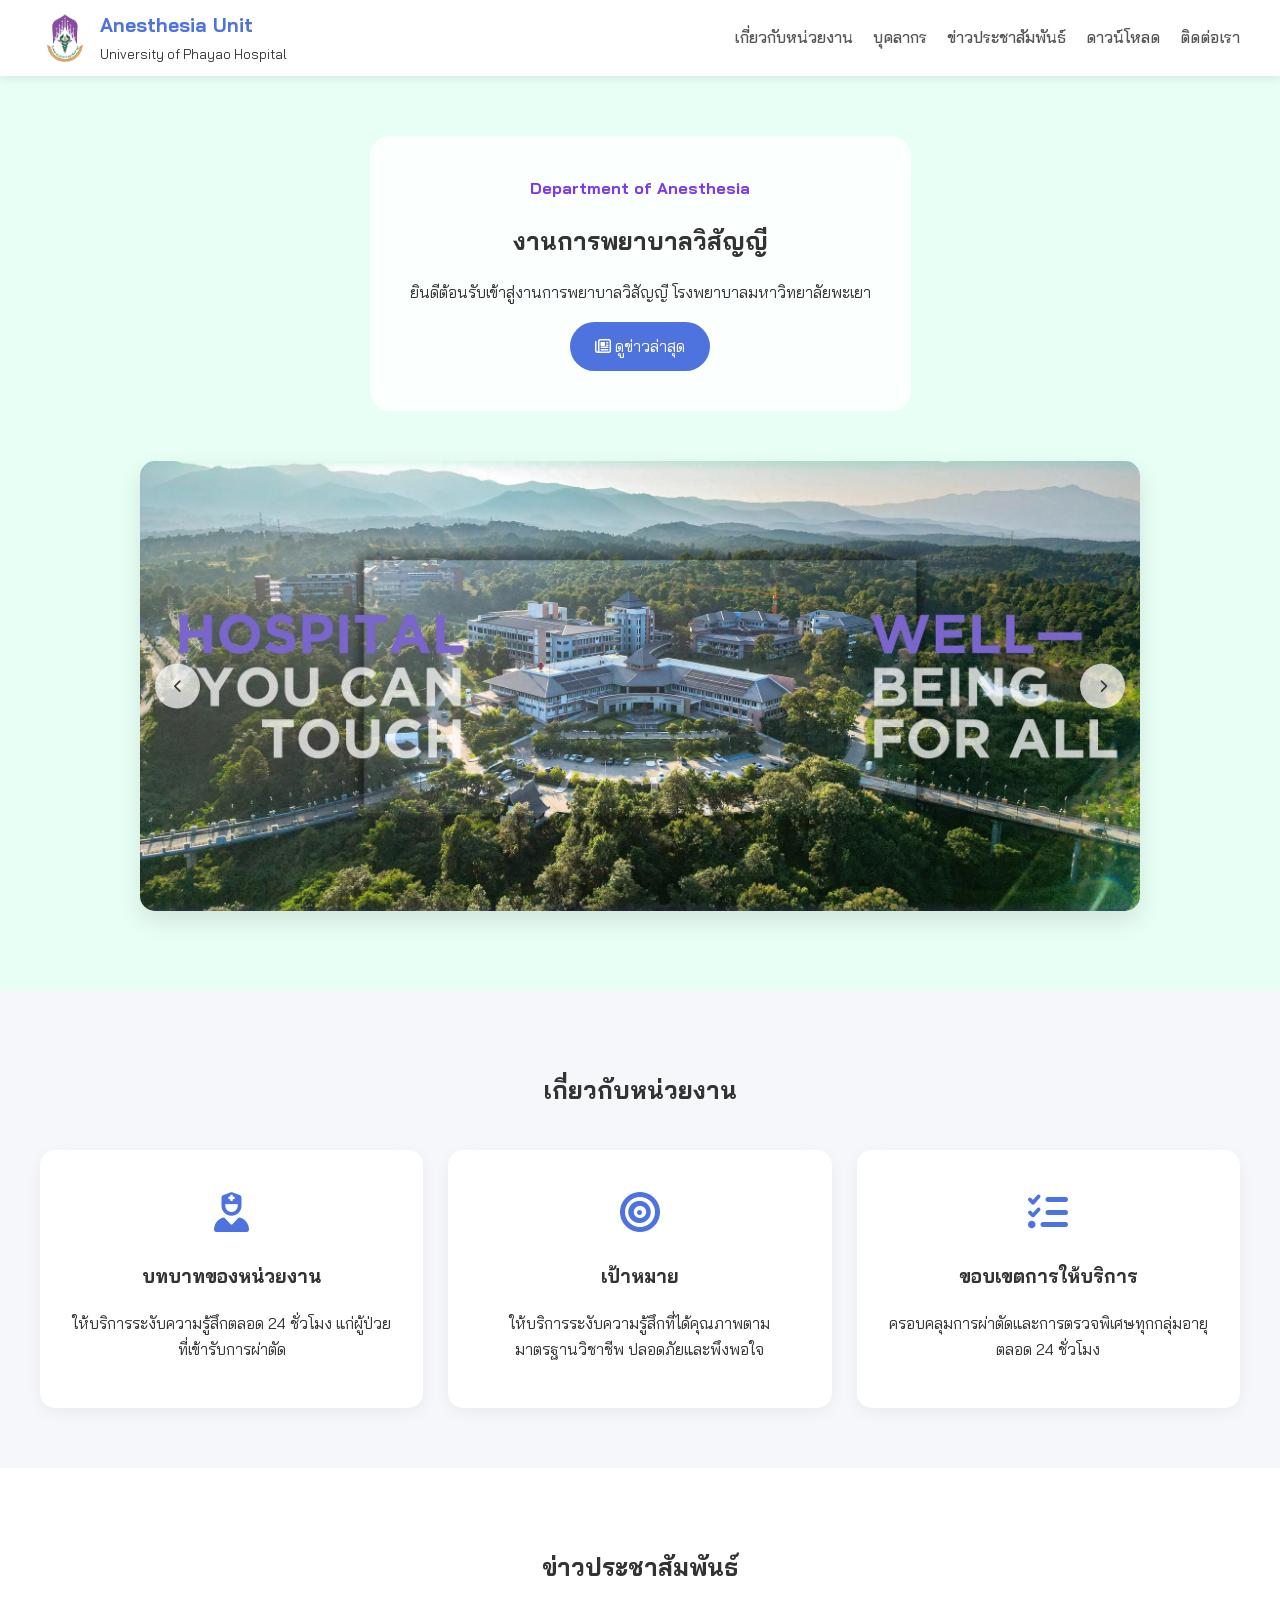
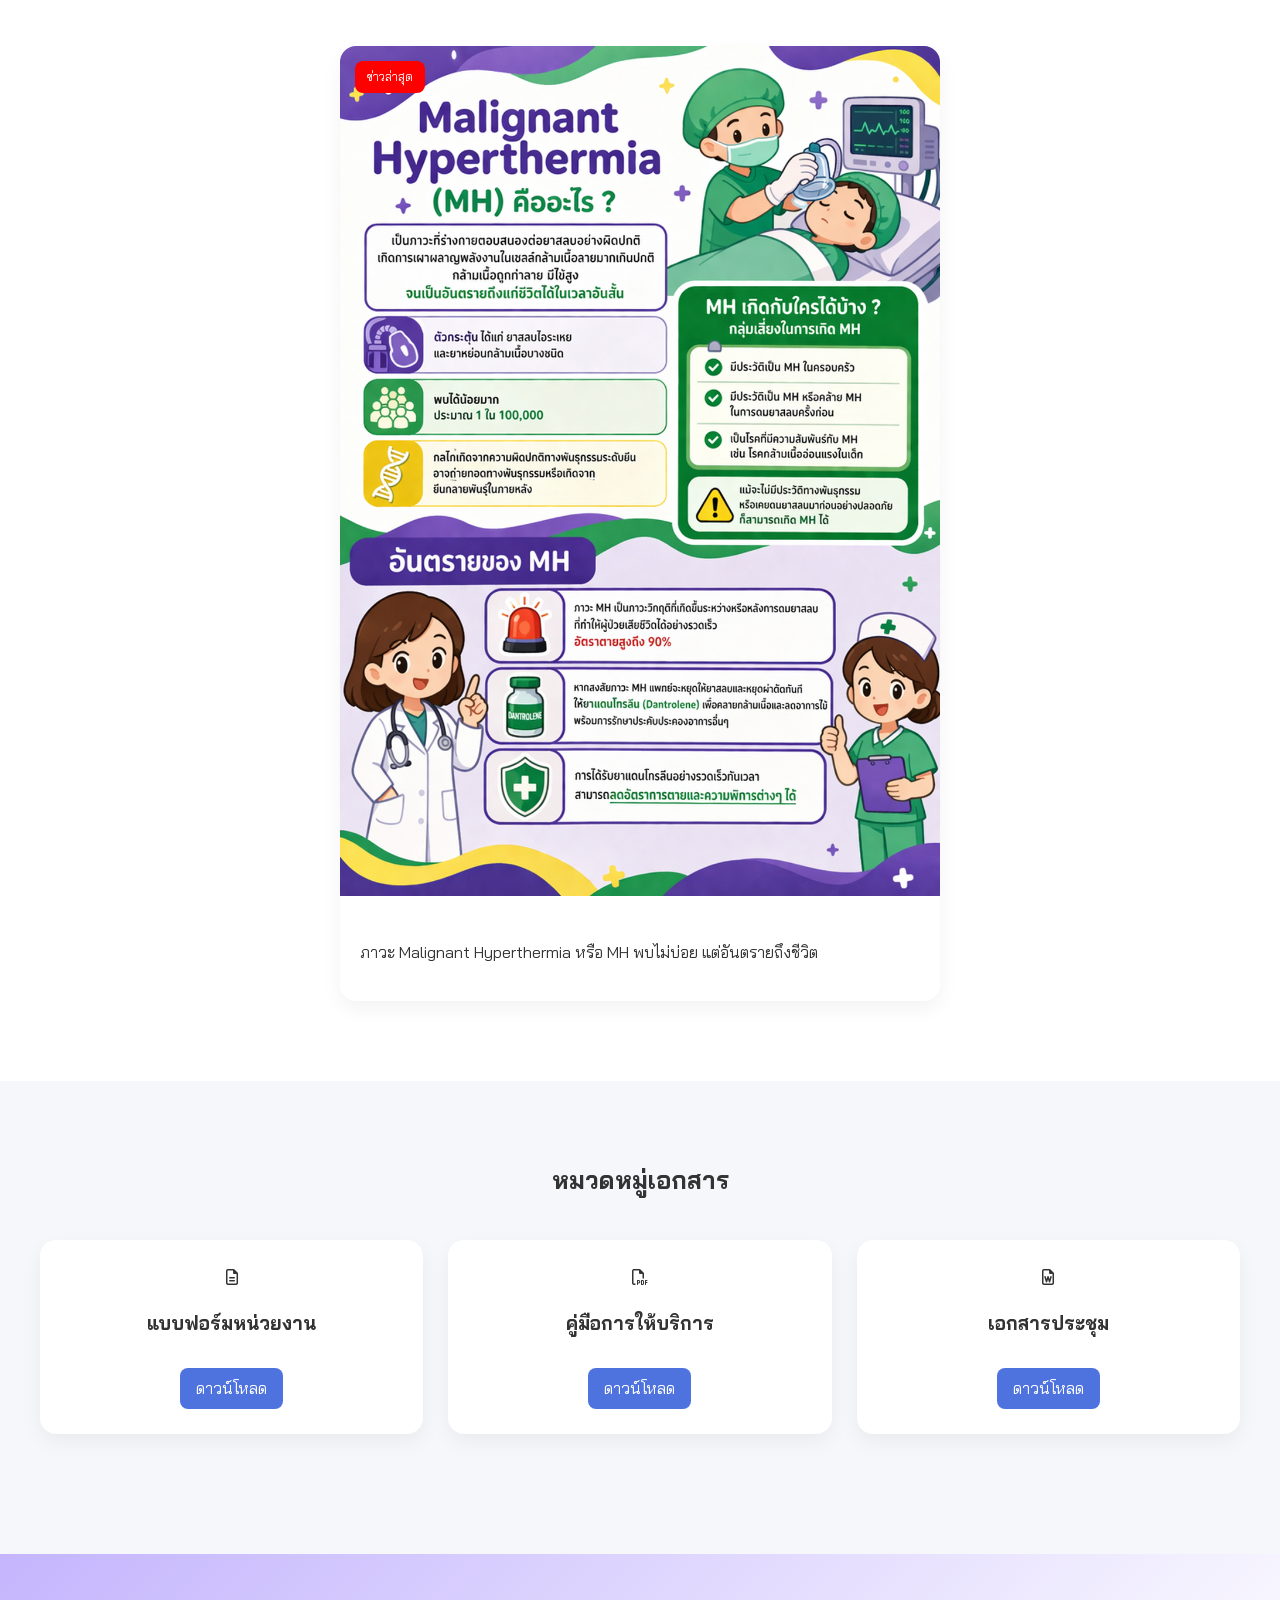
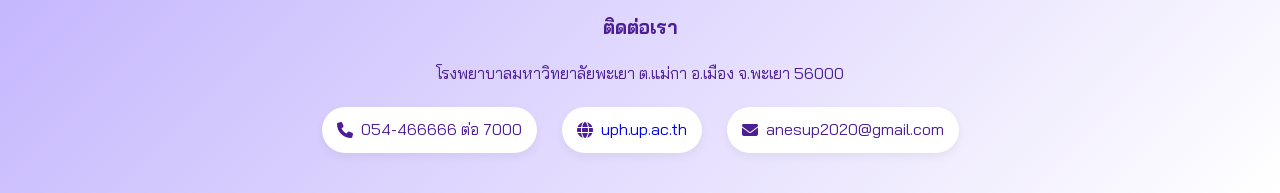
<file: index.html>
<!DOCTYPE html>
<html lang="th">
<head>
  <meta charset="UTF-8" />
  <meta name="viewport" content="width=device-width, initial-scale=1.0" />
  <title>งานพยาบาลวิสัญญี | โรงพยาบาลมหาวิทยาลัยพะเยา</title>
  
  <link rel="preconnect" href="https://cdnjs.cloudflare.com" />
  <link rel="stylesheet" href="https://cdnjs.cloudflare.com/ajax/libs/font-awesome/6.5.2/css/all.min.css" />
  <link href="https://fonts.googleapis.com/css2?family=Bai+Jamjuree:wght@300;400;500;600;700&family=Prompt:wght@300;400;500&display=swap" rel="stylesheet">

  <style>
    /* --- Base Styles --- */
    :root {
      --primary-color: #4e73df;
      --secondary-color: #7c3aed;
      --bg-light: #f5f7fb;
      --text-dark: #333;
    }

    body {
      margin: 0;
      font-family: 'Bai Jamjuree', 'Prompt', sans-serif;
      background: var(--bg-light);
      color: var(--text-dark);
      line-height: 1.6;
    }

    .container {
      max-width: 1200px;
      margin: 0 auto;
      padding: 0 20px;
    }

    a { text-decoration: none; transition: 0.3s; }

    /* --- Header & Nav --- */
    .site-header {
      background: #fff;
      box-shadow: 0 2px 10px rgba(0,0,0,0.1);
      position: sticky;
      top: 0;
      z-index: 1000;
      padding: 10px 0;
    }
    .header-inner {
      display: flex;
      justify-content: space-between;
      align-items: center;
    }
    .brand { display: flex; align-items: center; gap: 10px; color: inherit; }
    .brand-logo { height: 50px; }
    .brand-text strong { font-size: 1.2rem; color: var(--primary-color); }
    
    .site-nav ul { display: flex; list-style: none; gap: 20px; margin: 0; padding: 0; }
    .site-nav a { color: #555; font-weight: 500; }
    .site-nav a:hover { color: var(--primary-color); }

    /* ปุ่ม Mobile Menu (ซ่อนใน Desktop) */
    .menu-toggle {
      display: none;
      background: none;
      border: none;
      font-size: 1.5rem;
      color: var(--primary-color);
      cursor: pointer;
    }

    /* --- Sections --- */
    .hero-section { padding: 60px 0; background: #e8fff6; text-align: center; }
    .glass-card {
      background: rgba(255, 255, 255, 0.8);
      backdrop-filter: blur(10px);
      padding: 40px;
      border-radius: 20px;
      display: inline-block;
      max-width: 800px;
      margin-bottom: 30px;
    }
    .btn { padding: 12px 25px; border-radius: 30px; display: inline-block; background: var(--primary-color); color: #fff; border: none; cursor: pointer; }

    /* --- Slider --- */
    .hero-slider { position: relative; overflow: hidden; margin: 20px auto; border-radius: 15px; max-width: 1000px; box-shadow: 0 10px 25px rgba(0,0,0,0.1); }
    .slider-track { display: flex; transition: transform 0.6s cubic-bezier(0.4, 0, 0.2, 1); }
    .slide { min-width: 100%; box-sizing: border-box; }
    .slide img { width: 100%; height: 450px; object-fit: cover; display: block; }
    .slider-btn { position: absolute; top: 50%; transform: translateY(-50%); background: rgba(255, 255, 255, 0.7); color: var(--text-dark); border: none; width: 45px; height: 45px; border-radius: 50%; cursor: pointer; z-index: 5; }
    .prev { left: 15px; } .next { right: 15px; }

    /* --- Grid Layouts --- */
    .section { padding: 60px 0; }
    .section-heading { text-align: center; margin-bottom: 40px; }
    .about-grid { display: grid; grid-template-columns: repeat(auto-fit, minmax(300px, 1fr)); gap: 25px; }
    .info-card { background: #fff; padding: 30px; border-radius: 15px; box-shadow: 0 5px 15px rgba(0,0,0,0.05); text-align: center; }
    .card-icon { font-size: 40px; color: var(--primary-color); margin-bottom: 15px; }
    
    .news-grid { display: flex; justify-content: center; padding: 20px 0; }
    .news-card { background: #fff; border-radius: 16px; overflow: hidden; box-shadow: 0 8px 20px rgba(0,0,0,0.05); position: relative; max-width: 600px; width: 100%; }
    .news-tag { position: absolute; top: 15px; left: 15px; background: red; color: #fff; padding: 6px 12px; border-radius: 8px; font-size: 12px; z-index: 1; }
    .news-card img { width: 100%; height: auto; }
    .news-content { padding: 20px; }

    .doc-grid { display: grid; grid-template-columns: repeat(auto-fit, minmax(260px, 1fr)); gap: 25px; margin-top: 30px; }
    .doc-card { background: #fff; padding: 25px; border-radius: 16px; box-shadow: 0 8px 20px rgba(0,0,0,0.05); text-align: center; }
    .doc-card a { display: inline-block; padding: 8px 16px; background: var(--primary-color); color: #fff; border-radius: 8px; margin-top: 10px; }

    .footer { background: linear-gradient(135deg, #c4b5fd, #ffffff); color: #4c1d95; padding: 40px 0; margin-top: 60px; }
    .contact-info { margin-top: 20px; display: flex; justify-content: center; flex-wrap: wrap; gap: 25px; }
    .contact-item { display: flex; align-items: center; gap: 8px; background: #fff; padding: 10px 15px; border-radius: 30px; box-shadow: 0 4px 10px rgba(0,0,0,0.05); }

    /* ============================================================
       MOBILE STYLES (แก้ไขจุดนี้ให้เข้าเมนูได้)
       ============================================================ */
    @media (max-width: 860px) {
      .menu-toggle {
        display: block; /* แสดงปุ่ม Hamburger */
        z-index: 1001;
      }

      .site-nav {
        display: none; /* ซ่อนเมนูเริ่มต้น */
        position: absolute;
        top: 100%; /* ต่อจาก Header */
        left: 0;
        width: 100%;
        background: #fff;
        box-shadow: 0 10px 15px rgba(0,0,0,0.1);
        padding: 20px 0;
        z-index: 1000;
      }

      /* เมื่อกดปุ่มแล้ว Class 'active' จะถูกเติมด้วย JS */
      .site-nav.active {
        display: block;
      }

      .site-nav ul {
        flex-direction: column;
        gap: 0;
      }

      .site-nav ul li a {
        display: block;
        padding: 15px 25px;
        border-bottom: 1px solid #f0f0f0;
        text-align: center;
      }

      .slide img { height: 250px; }
      .brand-text strong { font-size: 1rem; }
    }
  </style>
</head>
<body>

  <header class="site-header">
  <div class="container header-inner">
    <a href="index.html" class="brand">
      <img src="assets/img/ตรารพ.png" alt="โลโก้" class="brand-logo">
      <span class="brand-text">
        <strong>Anesthesia Unit</strong><br>
        <small>University of Phayao Hospital</small>
      </span>
    </a>

    <button class="menu-toggle" id="menuToggle">
      <i class="fa-solid fa-bars"></i>
    </button>

    <nav class="site-nav" id="siteNav">
      <ul>
        <li><a href="#aboutme">เกี่ยวกับหน่วยงาน</a></li>
        <li><a href="pahr/personel.html">บุคลากร</a></li>
        <li><a href="#news">ข่าวประชาสัมพันธ์</a></li>
        <li><a href="#downloads">ดาวน์โหลด</a></li>
        <li><a href="#contact">ติดต่อเรา</a></li>
      </ul>
    </nav>
  </div>
</header>

  <main id="main-content">
    <section class="hero-section">
      <div class="container">
        <div class="hero-copy glass-card">
          <span class="eyebrow" style="color: var(--secondary-color); font-weight: bold;">Department of Anesthesia</span>
          <h1>งานการพยาบาลวิสัญญี</h1>
          <p>ยินดีต้อนรับเข้าสู่งานการพยาบาลวิสัญญี โรงพยาบาลมหาวิทยาลัยพะเยา</p>
          <div class="hero-actions">
            <a class="btn" href="#news"><i class="fa-regular fa-newspaper"></i> ดูข่าวล่าสุด</a>
          </div>
        </div>

        <div class="hero-slider">
          <div class="slider-track" id="sliderTrack">
            <div class="slide"><img src="assets/img/banner1.jpg" alt="ห้องผ่าตัด 1"></div>
            <div class="slide"><img src="assets/img/banner2.jpg" alt="ห้องผ่าตัด 2"></div>
            <div class="slide"><img src="assets/img/banner3.jpg" alt="ห้องผ่าตัด 3"></div>
          </div>
          <button class="slider-btn prev" id="prevBtn"><i class="fa-solid fa-chevron-left"></i></button>
          <button class="slider-btn next" id="nextBtn"><i class="fa-solid fa-chevron-right"></i></button>
        </div>
      </div>
    </section>

    <section class="section" id="aboutme">
      <div class="container">
        <div class="section-heading"><h2>เกี่ยวกับหน่วยงาน</h2></div>
        <div class="about-grid">
          <article class="info-card">
            <div class="card-icon"><i class="fa-solid fa-user-nurse"></i></div>
            <h3>บทบาทของหน่วยงาน</h3>
            <p>ให้บริการระงับความรู้สึกตลอด 24 ชั่วโมง แก่ผู้ป่วยที่เข้ารับการผ่าตัด</p>
          </article>
          <article class="info-card">
            <div class="card-icon"><i class="fa-solid fa-bullseye"></i></div>
            <h3>เป้าหมาย</h3>
            <p>ให้บริการระงับความรู้สึกที่ได้คุณภาพตามมาตรฐานวิชาชีพ ปลอดภัยและพึงพอใจ</p>
          </article>
          <article class="info-card">
            <div class="card-icon"><i class="fa-solid fa-list-check"></i></div>
            <h3>ขอบเขตการให้บริการ</h3>
            <p>ครอบคลุมการผ่าตัดและการตรวจพิเศษทุกกลุ่มอายุตลอด 24 ชั่วโมง</p>
          </article>
        </div>
      </div>
    </section>

    <section class="section" id="news" style="background: #fff;">
      <div class="container">
        <div class="section-heading"><h2>ข่าวประชาสัมพันธ์</h2></div>
        <div class="news-grid">
          <article class="news-card">
            <div class="news-tag">ข่าวล่าสุด</div>
            <img src="assets/img/MH poster.png" alt="ข่าว MH">
            <div class="news-content">
              <p>ภาวะ Malignant Hyperthermia หรือ MH พบไม่บ่อย แต่อันตรายถึงชีวิต</p>
            </div>
          </article>
        </div>
      </div>
    </section>

    <section class="section" id="downloads">
      <div class="container">
        <div class="section-heading"><h2>หมวดหมู่เอกสาร</h2></div>
        <div class="doc-grid">
          <article class="doc-card">
            <i class="fa-regular fa-file-lines"></i>
            <h3>แบบฟอร์มหน่วยงาน</h3>
            <a href="#">ดาวน์โหลด</a>
          </article>
          <article class="doc-card">
            <i class="fa-regular fa-file-pdf"></i>
            <h3>คู่มือการให้บริการ</h3>
            <a href="#">ดาวน์โหลด</a>
          </article>
          <article class="doc-card">
            <i class="fa-regular fa-file-word"></i>
            <h3>เอกสารประชุม</h3>
            <a href="#">ดาวน์โหลด</a>
          </article>
        </div>
      </div>
    </section>
  </main>

  <footer class="footer" id="contact">
    <div class="container" style="text-align: center;">
      <h3>ติดต่อเรา</h3>
      <p>โรงพยาบาลมหาวิทยาลัยพะเยา ต.แม่กา อ.เมือง จ.พะเยา 56000</p>
      <div class="contact-info">
        <div class="contact-item"><i class="fa fa-phone"></i> <span>054-466666 ต่อ 7000</span></div>
        <div class="contact-item"><i class="fa fa-globe"></i> <a href="https://uph.up.ac.th" target="_blank">uph.up.ac.th</a></div>
        <div class="contact-item"><i class="fa fa-envelope"></i> <span>anesup2020@gmail.com</span></div>
      </div>
    </div>
  </footer>

  <script>
    // --- 1. Mobile Menu Logic ---
    const menuToggle = document.getElementById('menuToggle');
    const siteNav = document.getElementById('siteNav');
    const navLinks = document.querySelectorAll('.site-nav a');

    // เปิด-ปิดเมนู
    menuToggle.addEventListener('click', (e) => {
      e.stopPropagation();
      siteNav.classList.toggle('active');
      const icon = menuToggle.querySelector('i');
      icon.classList.toggle('fa-bars');
      icon.classList.toggle('fa-xmark');
    });

    // ปิดเมนูเมื่อคลิกลิงก์ (สำหรับ Smooth Scroll)
    navLinks.forEach(link => {
      link.addEventListener('click', () => {
        siteNav.classList.remove('active');
        menuToggle.querySelector('i').classList.add('fa-bars');
        menuToggle.querySelector('i').classList.remove('fa-xmark');
      });
    });

    // ปิดเมนูเมื่อคลิกข้างนอก
    document.addEventListener('click', (e) => {
      if (!siteNav.contains(e.target) && !menuToggle.contains(e.target)) {
        siteNav.classList.remove('active');
        menuToggle.querySelector('i').classList.add('fa-bars');
        menuToggle.querySelector('i').classList.remove('fa-xmark');
      }
    });

    // --- 2. Slider Logic ---
    const track = document.getElementById('sliderTrack');
    const nextBtn = document.getElementById('nextBtn');
    const prevBtn = document.getElementById('prevBtn');
    const slides = document.querySelectorAll('.slide');
    
    let index = 0;
    const totalSlides = slides.length;

    function updateSlide() {
      track.style.transform = `translateX(-${index * 100}%)`;
    }

    function nextSlide() {
      index = (index + 1) % totalSlides;
      updateSlide();
    }

    function prevSlide() {
      index = (index - 1 + totalSlides) % totalSlides;
      updateSlide();
    }

    let autoSlide = setInterval(nextSlide, 5000);

    nextBtn.addEventListener('click', () => {
      nextSlide();
      clearInterval(autoSlide);
      autoSlide = setInterval(nextSlide, 5000);
    });

    prevBtn.addEventListener('click', () => {
      prevSlide();
      clearInterval(autoSlide);
      autoSlide = setInterval(nextSlide, 5000);
    });
  </script>

</body>
</html>
</file>
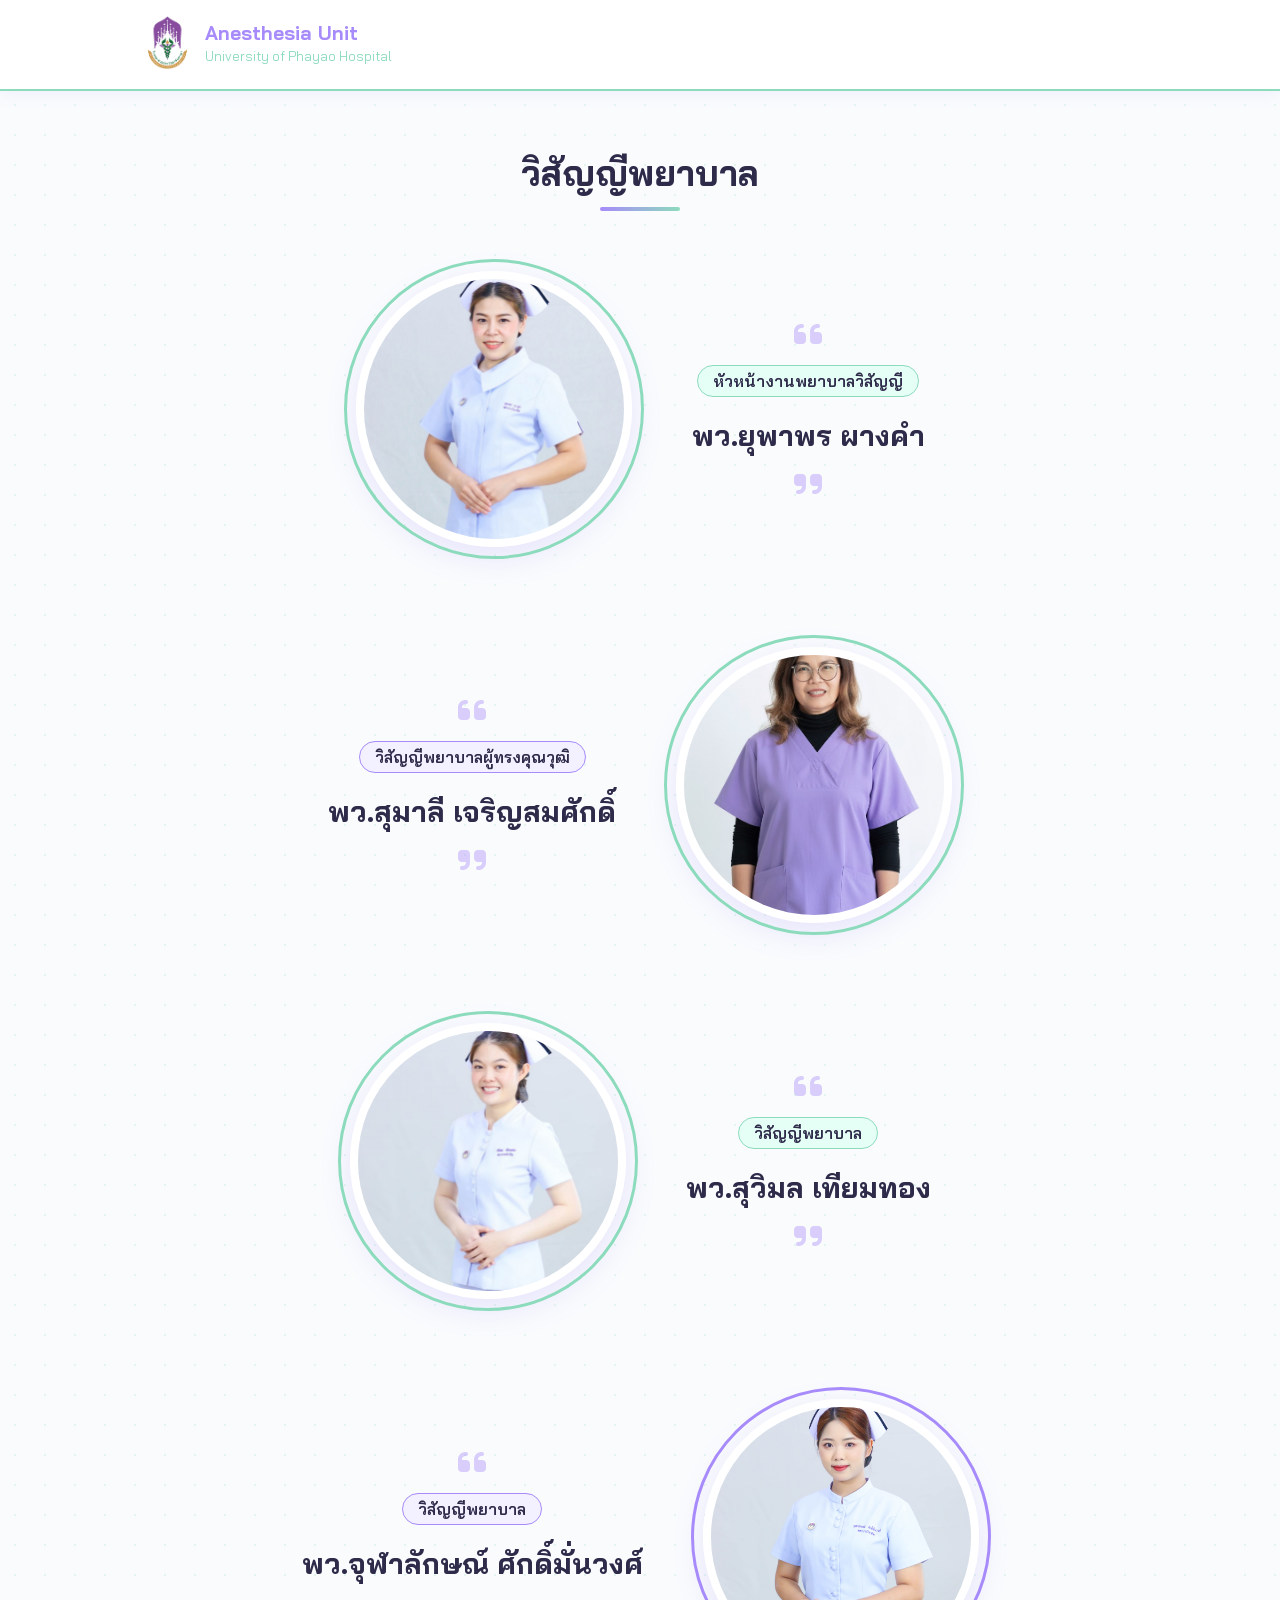
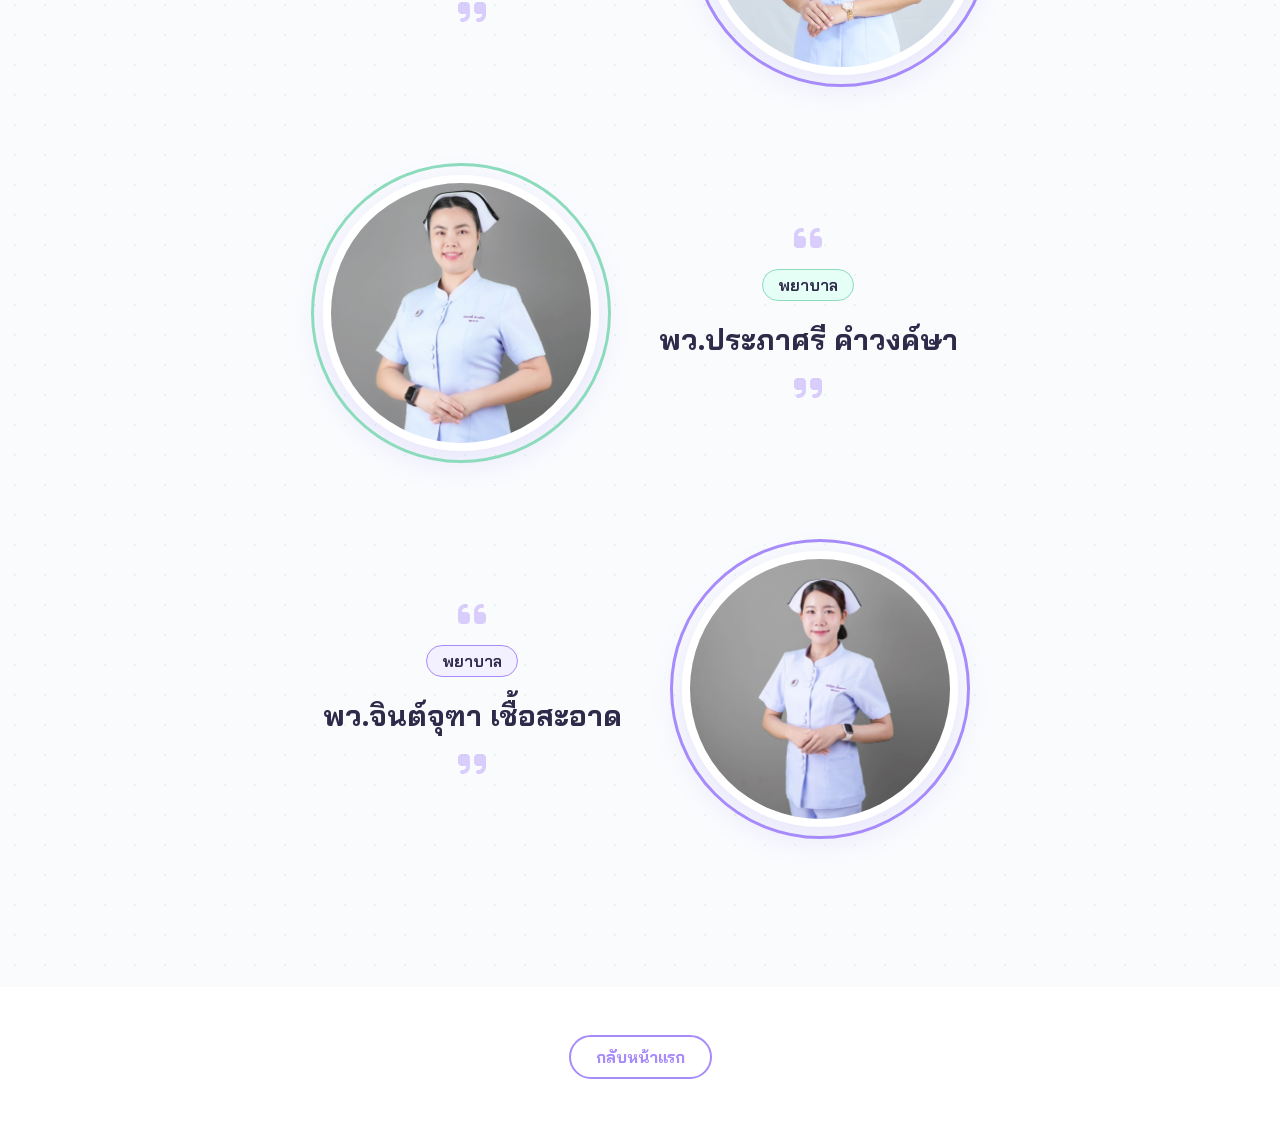
<file: pahr/personel.html>
<!DOCTYPE html>
<html lang="th">
<head>
  <meta charset="UTF-8" />
  <meta name="viewport" content="width=device-width, initial-scale=1.0" />
  <title>บุคลากร | งานการพยาบาลวิสัญญี</title>
  
  <link rel="stylesheet" href="https://cdnjs.cloudflare.com/ajax/libs/font-awesome/6.5.2/css/all.min.css"/>
  <link href="https://fonts.googleapis.com/css2?family=Bai+Jamjuree:wght@300;400;500;600;700&display=swap" rel="stylesheet">

  <style>
    /* --- 1. ปรับเปลี่ยนชุดสี (Theme Colors) --- */
    :root {
      --primary-purple: #a78bfa;    /* สีม่วงอ่อน */
      --secondary-mint: #8ddbbd;    /* สีเขียวมิ้นท์ */
      --text-dark: #2d2a4a;         /* สีม่วงเข้มเกือบดำสำหรับข้อความ */
      --bg-light: #f9fbfd;          /* พื้นหลังขาวนวล */
      --accent-mint: #e6fff6;       /* สีเขียวมิ้นท์อ่อนมาก */
    }

    body {
      margin: 0;
      font-family: 'Bai Jamjuree', sans-serif;
      background-color: var(--bg-light);
      color: var(--text-dark);
      /* ลายจุดจางๆ บนพื้นหลัง */
      background-image: radial-gradient(rgba(141, 219, 189, 0.2) 1px, transparent 1px);
      background-size: 30px 30px;
    }

    .container {
      max-width: 1000px;
      margin: 0 auto;
      padding: 0 20px;
    }

    /* --- 2. Header --- */
    .site-header {
      background: #fff;
      padding: 15px 0;
      box-shadow: 0 2px 15px rgba(167, 139, 250, 0.1);
      border-bottom: 2px solid var(--secondary-mint);
    }
    .brand { text-decoration: none; color: inherit; display: inline-flex; align-items: center; gap: 10px; }
    .brand-logo { height: 55px; }

    /* --- 3. Personnel Section --- */
    .personnel-section { padding: 60px 0; }
    
    .section-title {
      text-align: center;
      margin-bottom: 60px;
    }
    .section-title h2 { 
      font-size: 2.2rem; 
      margin: 0; 
      color: var(--text-dark);
    }
    .section-title h2::after {
      content: ''; 
      display: block; 
      width: 80px; 
      height: 4px; 
      background: linear-gradient(to right, var(--primary-purple), var(--secondary-mint)); 
      margin: 12px auto;
      border-radius: 10px;
    }

    .person-item {
      display: flex;
      align-items: center;
      justify-content: center;
      gap: 60px;
      margin-bottom: 100px;
    }

    .person-item.reverse { flex-direction: row-reverse; }

    /* กรอบรูปภาพสีม่วงและมิ้นท์ */
    .photo-frame {
      position: relative;
      flex-shrink: 0;
    }
    .photo-frame::before {
      content: '';
      position: absolute;
      top: -12px; left: -12px; right: -12px; bottom: -12px;
      border: 3px solid var(--secondary-mint); /* เส้นขอบนอกสีเขียวมิ้นท์ */
      border-radius: 50%;
    }
    .photo-frame img {
      width: 260px;
      height: 260px;
      object-fit: cover;
      border-radius: 50%;
      border: 8px solid #fff;
      display: block;
      box-shadow: 0 10px 30px rgba(167, 139, 250, 0.2);
    }

    /* เนื้อหาข้อความ */
    .person-info {
      text-align: center;
      max-width: 450px;
    }
    .person-info h3 {
      font-size: 1.8rem;
      color: var(--text-dark);
      margin: 10px 0;
    }
    .person-info .role-badge {
      display: inline-block;
      background: var(--accent-mint);
      color: var(--text-dark);
      padding: 5px 15px;
      border-radius: 20px;
      font-weight: 600;
      margin-bottom: 10px;
      border: 1px solid var(--secondary-mint);
    }
    .person-info p {
      margin: 5px 0;
      font-size: 1.1rem;
      color: #555;
    }
    
    /* ไอคอนคำพูดเปลี่ยนเป็นสีม่วง */
    .quote-icon {
      font-size: 2rem;
      color: var(--primary-purple);
      opacity: 0.4;
      display: block;
      margin: 15px auto;
    }

    /* --- 4. Responsive --- */
    @media (max-width: 768px) {
      .person-item, .person-item.reverse {
        flex-direction: column;
        gap: 40px;
      }
      .photo-frame img {
        width: 220px;
        height: 220px;
      }
    }
  </style>
</head>
<body>

<header class="site-header">
  <div class="container">
    <a href="../index.html" class="brand">
      <img src="../assets/img/ตรารพ.png" alt="โลโก้" class="brand-logo">
      <div style="text-align: left;">
        <strong style="color: var(--primary-purple); font-size: 1.2rem;">Anesthesia Unit</strong><br>
        <small style="color: var(--secondary-mint);">University of Phayao Hospital</small>
      </div>
    </a>
  </div>
</header>

<main class="personnel-section">
  <div class="container">
    
    <div class="section-title">
      <h2>วิสัญญีพยาบาล</h2>
    </div>

    <article class="person-item">
      <div class="photo-frame">
        <img src="../assets/img/ยุพาพร.jpg" alt="พว.ยุพาพร ผางคำ">
      </div>
      <div class="person-info">
        <i class="fa-solid fa-quote-left quote-icon"></i>
        <span class="role-badge">หัวหน้างานพยาบาลวิสัญญี</span>
        <h3>พว.ยุพาพร ผางคำ</h3>
        <i class="fa-solid fa-quote-right quote-icon"></i>
      </div>
    </article>

    <article class="person-item reverse">
      <div class="photo-frame" style="border-color: var(--primary-purple);"> <img src="../assets/img/สุมาลี.jpg" alt="พว.สุมาลี เจริญสมศักดิ์">
      </div>
      <div class="person-info">
        <i class="fa-solid fa-quote-left quote-icon"></i>
        <span class="role-badge" style="background: #f3f0ff; border-color: var(--primary-purple);">วิสัญญีพยาบาลผู้ทรงคุณวุฒิ</span>
        <h3>พว.สุมาลี เจริญสมศักดิ์</h3>
        <i class="fa-solid fa-quote-right quote-icon"></i>
      </div>
    </article>
<article class="person-item">
      <div class="photo-frame">
        <img src="../assets/img/สุวิมล.jpg" alt="พว.สุวิมล เทียมทอง">
      </div>
      <div class="person-info">
        <i class="fa-solid fa-quote-left quote-icon"></i>
        <span class="role-badge">วิสัญญีพยาบาล</span>
        <h3>พว.สุวิมล เทียมทอง</h3>
        <i class="fa-solid fa-quote-right quote-icon"></i>
      </div>
    </article>

    <article class="person-item reverse">
      <div class="photo-frame" style="--secondary-mint: var(--primary-purple);">
        <img src="../assets/img/จุฬาลักษณ์.jpg" alt="พว.จุฬาลักษณ์ ศักดิ์มั่นวงศ์">
      </div>
      <div class="person-info">
        <i class="fa-solid fa-quote-left quote-icon"></i>
        <span class="role-badge" style="background: #f3f0ff; border-color: var(--primary-purple);">วิสัญญีพยาบาล</span>
        <h3>พว.จุฬาลักษณ์ ศักดิ์มั่นวงศ์</h3>
        <i class="fa-solid fa-quote-right quote-icon"></i>
      </div>
    </article>

    <article class="person-item">
      <div class="photo-frame">
        <img src="../assets/img/ประภาศรี.jpg" alt="พว.ประภาศรี คำวงค์ษา">
      </div>
      <div class="person-info">
        <i class="fa-solid fa-quote-left quote-icon"></i>
        <span class="role-badge">พยาบาล</span>
        <h3>พว.ประภาศรี คำวงค์ษา</h3>
        <i class="fa-solid fa-quote-right quote-icon"></i>
      </div>
    </article>

    <article class="person-item reverse">
      <div class="photo-frame" style="--secondary-mint: var(--primary-purple);">
        <img src="../assets/img/จินต์จุฑา.jpg" alt="พว.จินต์จุฑา เชื้อสะอาด">
      </div>
      <div class="person-info">
        <i class="fa-solid fa-quote-left quote-icon"></i>
        <span class="role-badge" style="background: #f3f0ff; border-color: var(--primary-purple);">พยาบาล</span>
        <h3>พว.จินต์จุฑา เชื้อสะอาด</h3>
        <i class="fa-solid fa-quote-right quote-icon"></i>
      </div>
    </article>

    </div>
</main>

<footer style="padding: 60px; text-align: center; background: #fff;">
  <a href="../index.html" style="color: var(--primary-purple); font-weight: bold; text-decoration: none; border: 2px solid var(--primary-purple); padding: 10px 25px; border-radius: 30px; transition: 0.3s;">
    กลับหน้าแรก
  </a>
</footer>

</body>
</html>
</file>
